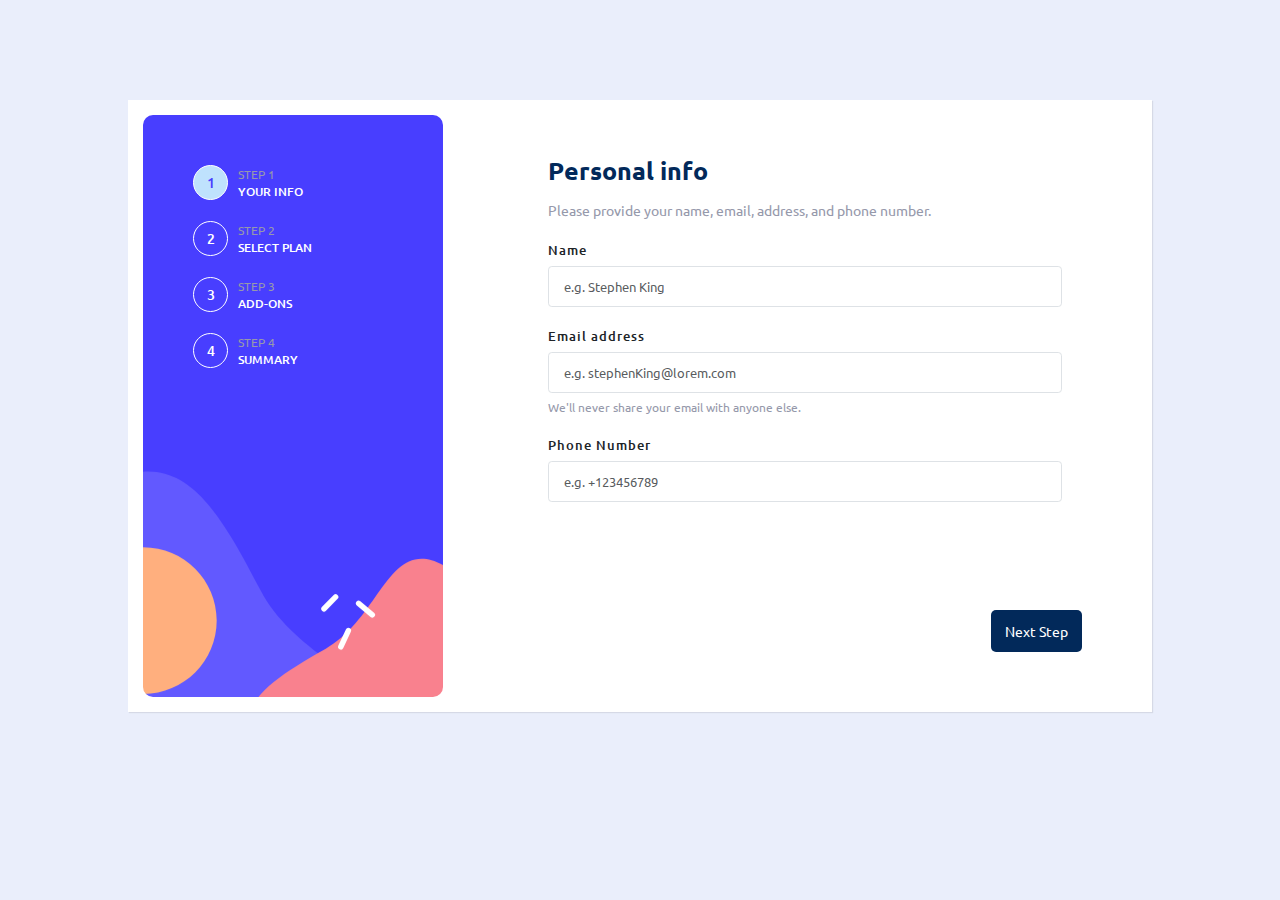
<file: index.html>
<!DOCTYPE html>
<html lang="en">

<head>
    <meta charset="UTF-8">
    <meta http-equiv="X-UA-Compatible" content="IE=edge">
    <meta name="viewport" content="width=device-width, initial-scale=1.0">
    <link rel="preconnect" href="https://fonts.googleapis.com">
    <link rel="preconnect" href="https://fonts.gstatic.com" crossorigin>
    <link href="https://fonts.googleapis.com/css2?family=Ubuntu:wght@400;500;700&display=swap" rel="stylesheet">
    <link rel="stylesheet" href="https://cdn.jsdelivr.net/npm/bootstrap@5.3.0-alpha1/dist/css/bootstrap.min.css">
    <link rel="icon" type="image/png" sizes="32x32" href="./assets/images/favicon-32x32.png">
    <link rel="stylesheet" href="css/main.css">
    <link rel="stylesheet" href="css/step-1.css">
    <title>Multi-step form</title>
</head>

<body>
    <div class="lds-facebook none" id="loaderId">
        <div></div>
        <div></div>
        <div></div>
    </div>
    <div class="wrapper d-row" id="wrapper">
        <!-- sidebar  -->
        <div class="sidebar">
            <ul class="sidebar__mobile d-row">
                <li class="sidebar__element side-act">1</li>
                <li class="sidebar__element">2</li>
                <li class="sidebar__element">3</li>
                <li class="sidebar__element">4</li>
            </ul>
            <div class="sidebar__desktop">
                <div class="desktop-element d-row">
                    <p class="desktop-element__number side-act">1</p>
                    <div class="desktop-element__content">
                        <p class="desktop-element__step">step 1</p>
                        <p class="desktop-element__text">your info</p>
                    </div>
                </div>
                <div class="desktop-element d-row">
                    <p class="desktop-element__number">2</p>
                    <div class="desktop-element__content">
                        <p class="desktop-element__step">step 2</p>
                        <p class="desktop-element__text">select plan</p>
                    </div>
                </div>
                <div class="desktop-element d-row">
                    <p class="desktop-element__number">3</p>
                    <div class="desktop-element__content">
                        <p class="desktop-element__step">step 3</p>
                        <p class="desktop-element__text">add-ons</p>
                    </div>
                </div>
                <div class="desktop-element d-row">
                    <p class="desktop-element__number">4</p>
                    <div class="desktop-element__content">
                        <p class="desktop-element__step">step 4</p>
                        <p class="desktop-element__text">summary</p>
                    </div>
                </div>
            </div>
        </div>
        <!-- end of sidebar  -->

        <!-- personal  -->
        <div class="personal">
            <div class="personal__wrapper">
                <h1 class="personal__heading">Personal info</h1>
                <div class="some"></div>
                <p class="personal__text">Please provide your name, email, address, and phone number.</p>
                <form class="needs-validation" novalidate>
                    <div class="mb-3">
                        <label for="formName" class="form-label personal__label">Name</label>
                        <input type="text" class="form-control personal__input input" id="formName"
                            placeholder="e.g. Stephen King" required>
                        <div class="invalid-feedback">
                            Please provide a valid name.
                        </div>
                    </div>
                    <div class="mb-3">
                        <label for="formEmail" class="form-label personal__label">Email address</label>
                        <input type="email" class="form-control personal__input input" id="formEmail"
                            aria-describedby="emailHelp" placeholder="e.g. stephenKing@lorem.com" required>
                        <div class="invalid-feedback">
                            Please provide a valid email.
                        </div>
                        <div id="emailHelp" class="form-text">We'll never share your email with anyone else.</div>
                    </div>
                    <div class="mb-3">
                        <label for="phoneNumber" class="form-label personal__label">Phone Number</label>
                        <input type="text" class="form-control personal__input input" id="phoneNumber"
                            placeholder="e.g. +123456789" required>
                        <div class="invalid-feedback invalid-feedback--phone ">
                            Please provide a valid phone number.
                        </div>
                    </div>
            </div>
            <div class="btn-wrapper d-row before-validation">
                <button type="submit" class="next-btn next-btn--desktop" id="nextBtnDeskTop">
                    Next Step</button>
                <button type="submit" class="next-btn next-btn--mobile" id="nextBtnMobile">Next Step</button>
            </div>
            </form>
        </div>
        <!-- end of personal  -->
        <!-- footer  -->
        <footer class="footer">
        </footer>
        <!-- end of footer  -->
    </div>
    <script src="https://cdn.jsdelivr.net/npm/@popperjs/core@2.11.6/dist/umd/popper.min.js"
        integrity="sha384-oBqDVmMz9ATKxIep9tiCxS/Z9fNfEXiDAYTujMAeBAsjFuCZSmKbSSUnQlmh/jp3"
        crossorigin="anonymous"></script>
    <script src="https://cdn.jsdelivr.net/npm/bootstrap@5.3.0-alpha1/dist/js/bootstrap.min.js"
        integrity="sha384-mQ93GR66B00ZXjt0YO5KlohRA5SY2XofN4zfuZxLkoj1gXtW8ANNCe9d5Y3eG5eD"
        crossorigin="anonymous"></script>
    <script src="js/step-1.esm.js" type="module"></script>

</body>

</html>
</file>
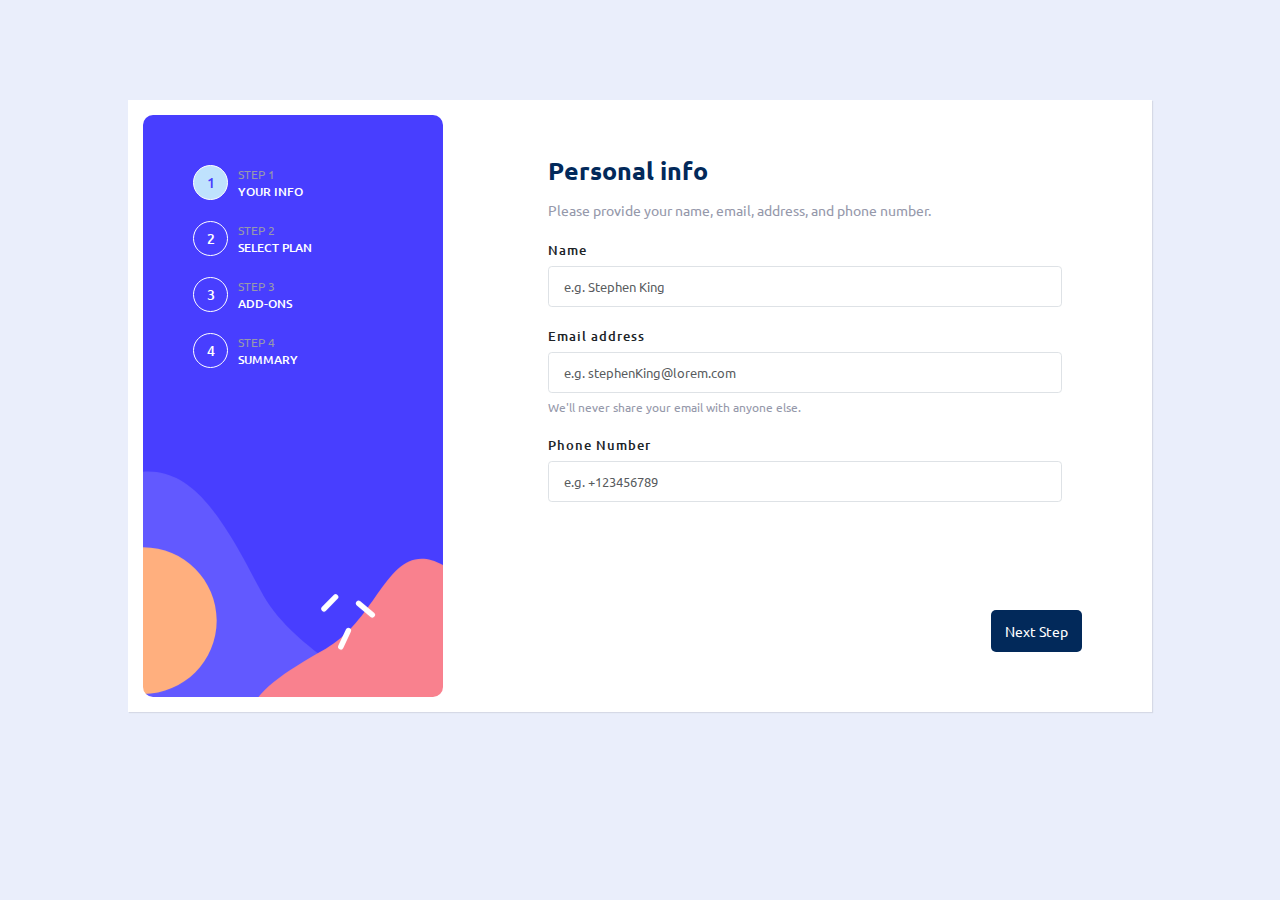
<file: html/index.html>
<!DOCTYPE html>
<html lang="en">

<head>
    <meta charset="UTF-8">
    <meta http-equiv="X-UA-Compatible" content="IE=edge">
    <meta name="viewport" content="width=device-width, initial-scale=1.0">
    <link rel="preconnect" href="https://fonts.googleapis.com">
    <link rel="preconnect" href="https://fonts.gstatic.com" crossorigin>
    <link href="https://fonts.googleapis.com/css2?family=Ubuntu:wght@400;500;700&display=swap" rel="stylesheet">
    <link rel="stylesheet" href="https://cdn.jsdelivr.net/npm/bootstrap@5.3.0-alpha1/dist/css/bootstrap.min.css">
    <link rel="icon" type="image/png" sizes="32x32" href="./assets/images/favicon-32x32.png">
    <link rel="stylesheet" href="../css/main.css">
    <link rel="stylesheet" href="../css/step-1.css">
    <title>Multi-step form</title>
</head>

<body>
    <div class="lds-facebook none" id="loaderId">
        <div></div>
        <div></div>
        <div></div>
    </div>
    <div class="wrapper d-row" id="wrapper">
        <!-- sidebar  -->
        <div class="sidebar">
            <ul class="sidebar__mobile d-row">
                <li class="sidebar__element side-act">1</li>
                <li class="sidebar__element">2</li>
                <li class="sidebar__element">3</li>
                <li class="sidebar__element">4</li>
            </ul>
            <div class="sidebar__desktop">
                <div class="desktop-element d-row">
                    <p class="desktop-element__number side-act">1</p>
                    <div class="desktop-element__content">
                        <p class="desktop-element__step">step 1</p>
                        <p class="desktop-element__text">your info</p>
                    </div>
                </div>
                <div class="desktop-element d-row">
                    <p class="desktop-element__number">2</p>
                    <div class="desktop-element__content">
                        <p class="desktop-element__step">step 2</p>
                        <p class="desktop-element__text">select plan</p>
                    </div>
                </div>
                <div class="desktop-element d-row">
                    <p class="desktop-element__number">3</p>
                    <div class="desktop-element__content">
                        <p class="desktop-element__step">step 3</p>
                        <p class="desktop-element__text">add-ons</p>
                    </div>
                </div>
                <div class="desktop-element d-row">
                    <p class="desktop-element__number">4</p>
                    <div class="desktop-element__content">
                        <p class="desktop-element__step">step 4</p>
                        <p class="desktop-element__text">summary</p>
                    </div>
                </div>
            </div>
        </div>
        <!-- end of sidebar  -->

        <!-- personal  -->
        <div class="personal">
            <div class="personal__wrapper">
                <h1 class="personal__heading">Personal info</h1>
                <div class="some"></div>
                <p class="personal__text">Please provide your name, email, address, and phone number.</p>
                <form class="needs-validation" novalidate>
                    <div class="mb-3">
                        <label for="formName" class="form-label personal__label">Name</label>
                        <input type="text" class="form-control personal__input input" id="formName"
                            placeholder="e.g. Stephen King" required>
                        <div class="invalid-feedback">
                            Please provide a valid name.
                        </div>
                    </div>
                    <div class="mb-3">
                        <label for="formEmail" class="form-label personal__label">Email address</label>
                        <input type="email" class="form-control personal__input input" id="formEmail"
                            aria-describedby="emailHelp" placeholder="e.g. stephenKing@lorem.com" required>
                        <div class="invalid-feedback">
                            Please provide a valid email.
                        </div>
                        <div id="emailHelp" class="form-text">We'll never share your email with anyone else.</div>
                    </div>
                    <div class="mb-3">
                        <label for="phoneNumber" class="form-label personal__label">Phone Number</label>
                        <input type="text" class="form-control personal__input input" id="phoneNumber"
                            placeholder="e.g. +123456789" required>
                        <div class="invalid-feedback invalid-feedback--phone ">
                            Please provide a valid phone number.
                        </div>
                    </div>
            </div>
            <div class="btn-wrapper d-row before-validation">
                <button type="submit" class="next-btn next-btn--desktop" id="nextBtnDeskTop">
                    Next Step</button>
                <button type="submit" class="next-btn next-btn--mobile" id="nextBtnMobile">Next Step</button>
            </div>
            </form>
        </div>
        <!-- end of personal  -->
        <!-- footer  -->
        <footer class="footer">
        </footer>
        <!-- end of footer  -->
    </div>
    <script src="https://cdn.jsdelivr.net/npm/@popperjs/core@2.11.6/dist/umd/popper.min.js"
        integrity="sha384-oBqDVmMz9ATKxIep9tiCxS/Z9fNfEXiDAYTujMAeBAsjFuCZSmKbSSUnQlmh/jp3"
        crossorigin="anonymous"></script>
    <script src="https://cdn.jsdelivr.net/npm/bootstrap@5.3.0-alpha1/dist/js/bootstrap.min.js"
        integrity="sha384-mQ93GR66B00ZXjt0YO5KlohRA5SY2XofN4zfuZxLkoj1gXtW8ANNCe9d5Y3eG5eD"
        crossorigin="anonymous"></script>
    <script src="../js/step-1.esm.js" type="module"></script>

</body>

</html>
</file>
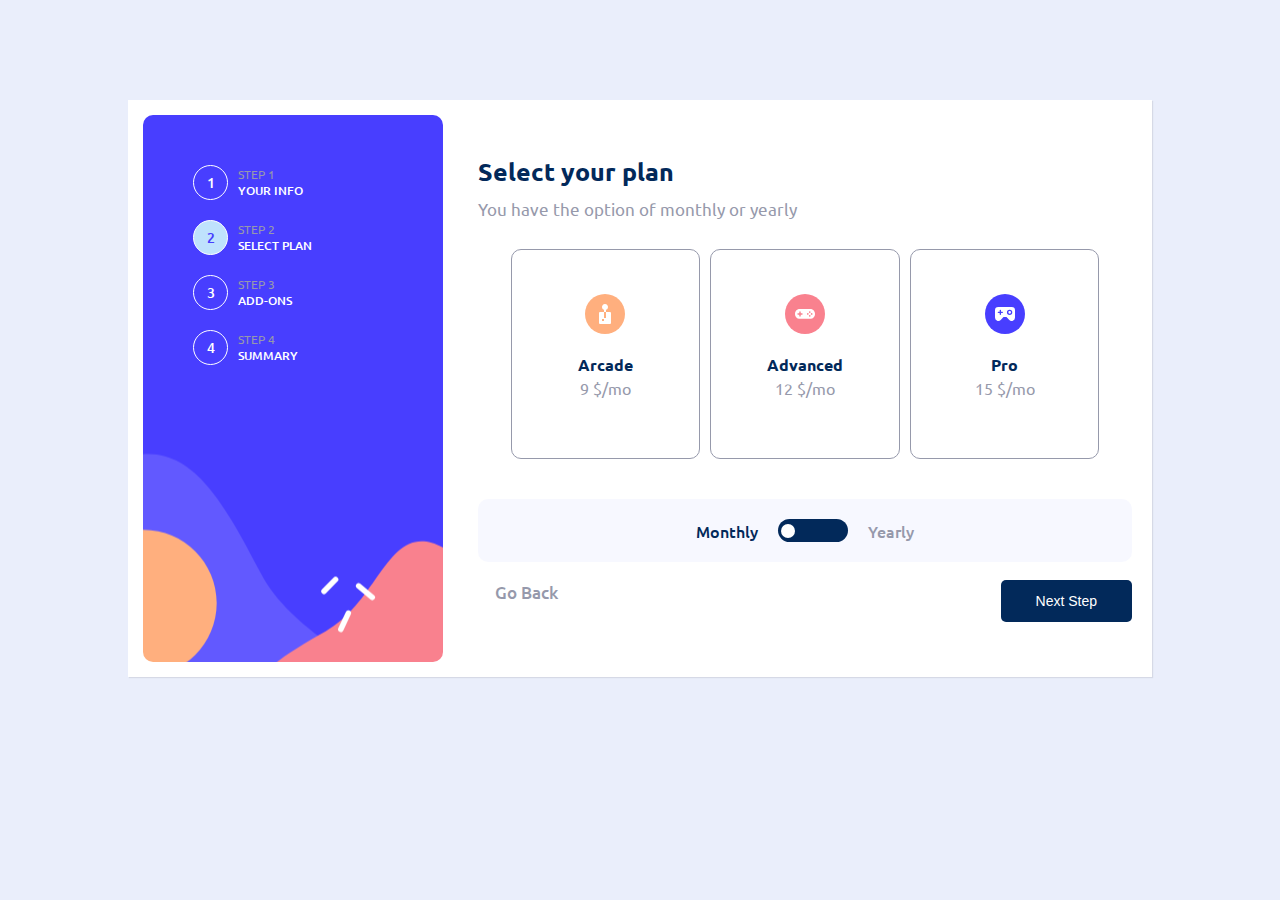
<file: html/step-2.html>
<!DOCTYPE html>
<html lang="en">

<head>
    <meta charset="UTF-8">
    <meta http-equiv="X-UA-Compatible" content="IE=edge">
    <meta name="viewport" content="width=device-width, initial-scale=1.0">
    <link rel="preconnect" href="https://fonts.googleapis.com">
    <link rel="preconnect" href="https://fonts.gstatic.com" crossorigin>
    <link href="https://fonts.googleapis.com/css2?family=Ubuntu:wght@400;500;700&display=swap" rel="stylesheet">
    <link rel="icon" type="image/png" sizes="32x32" href="./assets/images/favicon-32x32.png">
    <link rel="stylesheet" href="../css/main.css">
    <link rel="stylesheet" href="../css/step-2.css">
    <title>Step 2</title>
</head>

<body>
    <div class="lds-facebook none" id="loaderId">
        <div></div>
        <div></div>
        <div></div>
    </div>
    <div class="wrapper d-row" id="wrapper">
        <!-- sidebar  -->
        <div class="sidebar">
            <ul class="sidebar__mobile d-row">
                <li class="sidebar__element">1</li>
                <li class="sidebar__element side-act">2</li>
                <li class="sidebar__element">3</li>
                <li class="sidebar__element">4</li>
            </ul>
            <div class="sidebar__desktop">
                <div class="desktop-element d-row">
                    <p class="desktop-element__number">1</p>
                    <div class="desktop-element__content">
                        <p class="desktop-element__step">step 1</p>
                        <p class="desktop-element__text">your info</p>
                    </div>
                </div>
                <div class="desktop-element d-row">
                    <p class="desktop-element__number side-act">2</p>
                    <div class="desktop-element__content">
                        <p class="desktop-element__step">step 2</p>
                        <p class="desktop-element__text">select plan</p>
                    </div>
                </div>
                <div class="desktop-element d-row">
                    <p class="desktop-element__number">3</p>
                    <div class="desktop-element__content">
                        <p class="desktop-element__step">step 3</p>
                        <p class="desktop-element__text">add-ons</p>
                    </div>
                </div>
                <div class="desktop-element d-row">
                    <p class="desktop-element__number">4</p>
                    <div class="desktop-element__content">
                        <p class="desktop-element__step">step 4</p>
                        <p class="desktop-element__text">summary</p>
                    </div>
                </div>
            </div>
        </div>
        <!-- end of sidebar  -->

        <!-- select  -->
        <div class="select">
            <div class="select__wrapper">
                <h1 class="select__heading">Select your plan</h1>
                <p class="select__text">You have the option of monthly or yearly </p>

                <!-- options  -->
                <div class="options" id="optionsId">
                    <div class="option d-row" tabindex="0" data-name="arcade">
                        <img class="option__img" src="../assets/images/icon-arcade.svg" alt="arcade option">
                        <div class="option__content">
                            <h3 class="option__name">Arcade</h3>
                            <p class="option__cost" id="arcade"></p>
                            <p class="option_bonus">2 months free</p>
                        </div>
                    </div>
                    <div class="option d-row" tabindex="0" data-name="advanced">
                        <img class="option__img" src="../assets/images/icon-advanced.svg" alt="arcade option">
                        <div class="option__content">
                            <h3 class="option__name">Advanced</h3>
                            
                            <p class="option__cost" id="advanced"></p>
                            
                            <p class="option_bonus">2 months free</p>
                        </div>
                    </div>
                    <div class="option d-row" tabindex="0" data-name="pro">
                        <img class="option__img" src="../assets/images/icon-pro.svg" alt="arcade option">
                        <div class="option__content">
                            <h3 class="option__name">Pro</h3>
                            <p class="option__cost" id="pro"></p>
                            <p class="option_bonus">2 months free</p>
                        </div>
                    </div>
                </div>
                <!-- end of options  -->

                <div class="switch d-row">
                    <p class="switch__option switch__option--month" id="monthId"> Monthly</p>
                    <div class="switch__box d-row" tabindex="0" id="boxId">
                        <div class="switch__circle" id="switcherId"></div>
                    </div>
                    <p class="switch__option switch__option--year" id="yearId">Yearly</p>
                </div>
                <div class="d-row nav">
                    <p><a class="go-back go-back--desktop" href="#">go back</a></p>
                    <button type="submit" class="next-btn next-btn--desktop">Next Step</button>
                </div>
            </div>
        </div>
        <!-- end of select  -->

        <!-- footer  -->
        <footer class="footer d-row">
            <p><a class="go-back" href="#">go back</a></p>
            <button type="submit" class="next-btn next-btn--mobile">Next Step</button>
        </footer>
        <!-- end of footer  -->
    </div>
    <script src="../js/step-2.esm.js" type="module"></script>
</body>
</html>
</file>
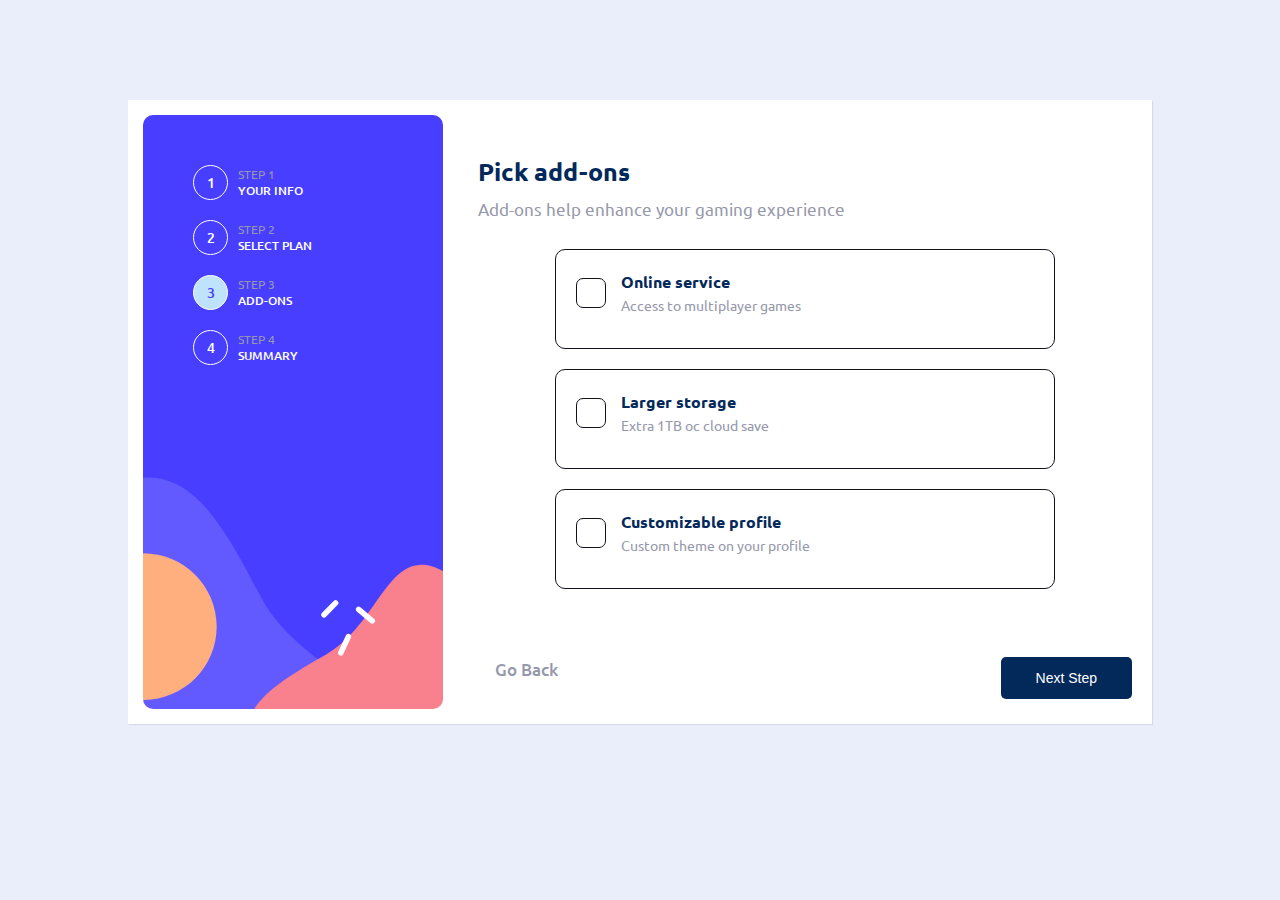
<file: html/step-3.html>
<!DOCTYPE html>
<html lang="en">

<head>
    <meta charset="UTF-8">
    <meta http-equiv="X-UA-Compatible" content="IE=edge">
    <meta name="viewport" content="width=device-width, initial-scale=1.0">
    <link rel="preconnect" href="https://fonts.googleapis.com">
    <link rel="preconnect" href="https://fonts.gstatic.com" crossorigin>
    <link href="https://fonts.googleapis.com/css2?family=Ubuntu:wght@400;500;700&display=swap" rel="stylesheet">
    <link rel="icon" type="image/png" sizes="32x32" href="./assets/images/favicon-32x32.png">
    <link rel="stylesheet" href="../css/main.css">
    <link rel="stylesheet" href="../css/step-3.css">
    <title>Step 3</title>
</head>

<body>
    <div class="lds-facebook none" id="loaderId">
        <div></div>
        <div></div>
        <div></div>
    </div>
    <div class="wrapper d-row" id="wrapper">
        <!-- sidebar  -->
        <div class="sidebar">
            <ul class="sidebar__mobile d-row">
                <li class="sidebar__element">1</li>
                <li class="sidebar__element">2</li>
                <li class="sidebar__element side-act">3</li>
                <li class="sidebar__element">4</li>
            </ul>
            <div class="sidebar__desktop">
                <div class="desktop-element d-row">
                    <p class="desktop-element__number">1</p>
                    <div class="desktop-element__content">
                        <p class="desktop-element__step">step 1</p>
                        <p class="desktop-element__text">your info</p>
                    </div>
                </div>
                <div class="desktop-element d-row">
                    <p class="desktop-element__number">2</p>
                    <div class="desktop-element__content">
                        <p class="desktop-element__step">step 2</p>
                        <p class="desktop-element__text">select plan</p>
                    </div>
                </div>
                <div class="desktop-element d-row">
                    <p class="desktop-element__number side-act">3</p>
                    <div class="desktop-element__content">
                        <p class="desktop-element__step">step 3</p>
                        <p class="desktop-element__text">add-ons</p>
                    </div>
                </div>
                <div class="desktop-element d-row">
                    <p class="desktop-element__number">4</p>
                    <div class="desktop-element__content">
                        <p class="desktop-element__step">step 4</p>
                        <p class="desktop-element__text">summary</p>
                    </div>
                </div>
            </div>
        </div>
        <!-- end of sidebar  -->

        <!-- select  -->
        <div class="select">
            <div class="select__wrapper">
                <h1 class="select__heading">Pick add-ons</h1>
                <p class="select__text">Add-ons help enhance your gaming experience</p>

                <!-- options  -->
                <div class="options" id="optionsId">
                    <div class="option d-row" tabindex="0" data-name="online service">
                        <label class="label">
                            <div class="option__content">
                                <p class="option__name">Online service</p>
                                <p class="option__bonus">Access to multiplayer games</p>
                            </div>
                          <input type="checkbox" id="checkboxId">
                          <span class="checkmark"></span>
                        </label>
                        <p class="option__cost" id="online service"></p>
                    </div>
                    <div class="option d-row" tabindex="0" data-name="larger storage">
                        <label class="label">
                            <div class="option__content">
                                <p class="option__name">Larger storage</p>
                                <p class="option__bonus">Extra 1TB oc cloud save</p>
                            </div>
                          <input type="checkbox" id="checkboxId">
                          <span class="checkmark"></span>
                        </label>
                        <p class="option__cost" id="larger storage"></p>
                    </div>
                    <div class="option d-row" tabindex="0" data-name="customizable profile">
                        <label class="label">
                            <div class="option__content">
                                <p class="option__name">Customizable profile</p>
                                <p class="option__bonus">Custom theme on your profile</p>
                            </div>
                          <input type="checkbox" id="checkboxId">
                          <span class="checkmark"></span>
                        </label>
                        <p class="option__cost" id="customizable profile"></p>
                    </div>
                </div>
                <!-- end of options  -->
                <div class="d-row nav">
                    <p><a class="go-back go-back--desktop" href="#">go back</a></p>
                    <button type="submit" class="next-btn next-btn--desktop">Next Step</button>
                </div>
            </div>
        </div>
        <!-- end of select  -->
        <!-- footer  -->
        <footer class="footer d-row">
            <p><a class="go-back" href="#">go back</a></p>
            <button type="submit" class="next-btn next-btn--mobile">Next Step</button>
        </footer>
        <!-- end of footer  -->
    </div>
    <script src="../js/step-3.esm.js" type="module"></script>
</body>
</html>
</file>
<file: css/main.css>
/* regular medium, bold */

/* common   */

* {
    margin: 0;
    padding: 0;
    box-sizing: border-box;
    list-style-type: none;
    text-decoration: none;
    border: none
}

a:link {
    text-decoration: none;
}

html {
    font-size: 62.5%;

}

body {
    font-family: 'Ubuntu', sans-serif;
    position: relative;
}

button {
    cursor: pointer;
}

.d-row {
    display: flex;
}

.side-act {
    background-color: hsl(206, 94%, 87%);
    color: hsl(243, 100%, 62%) !important;
    border: none;
}

img {
    max-width: 100%;
}

.invalid-feedback {
    font-size: 1.5rem;
}

.show {
    display: block;
}

/* loader  */
.lds-facebook {
    z-index: 10;
    position: absolute;
    transform: translateX(-50%);
    top: 30%;
    left: 50%;
    width: 80px;
    height: 80px;
    -webkit-transform: translateX(-50%);
    -moz-transform: translateX(-50%);
    -ms-transform: translateX(-50%);
    -o-transform: translateX(-50%);
    display: none;
}

.lds-facebook.display {
    display: inline-block;
}

.wrapper.blur {
    filter: blur(4px);
    -webkit-filter: blur(4px);
}

.lds-facebook div {
    display: inline-block;
    position: absolute;
    left: 8px;
    width: 16px;
    background: rgba(0, 0, 0, .7);
    animation: lds-facebook 1.2s cubic-bezier(0, 0.5, 0.5, 1) infinite;
}

.lds-facebook div:nth-child(1) {
    left: 8px;
    animation-delay: -0.24s;
}

.lds-facebook div:nth-child(2) {
    left: 32px;
    animation-delay: -0.12s;
}

.lds-facebook div:nth-child(3) {
    left: 56px;
    animation-delay: 0;
}

@keyframes lds-facebook {
    0% {
        top: 8px;
        height: 64px;
    }

    50%,
    100% {
        top: 24px;
        height: 32px;
    }
}

/* end of common   */
</file>
<file: css/step-1.css>
/* common */
p {
    margin-bottom: 0;
}

/* end of common */

.wrapper {
    width: 100%;
    flex-direction: column;

}

/* sidebar  */
.sidebar {
    display: inline-block;
    width: 100%;
    height: 15rem;
    background-image: url(../assets/images/bg-sidebar-mobile.svg);
    background-position: center;
    background-repeat: no-repeat;
    background-size: cover;
}

.sidebar__mobile {
    padding-left: 0;
    margin: 3rem auto;
    justify-content: center;
}

.sidebar__desktop {
    display: none;
    visibility: hidden;
}

.sidebar__element {
    display: flex;
    justify-content: center;
    align-items: center;
    width: 3.5rem;
    height: 3.5rem;
    font-weight: 500;
    font-size: 1.4rem;
    border: .1rem solid hsl(0, 0%, 100%);
    color: hsl(0, 0%, 100%);
    border-radius: 50%;
    -webkit-border-radius: 50%;
    -moz-border-radius: 50%;
    -ms-border-radius: 50%;
    -o-border-radius: 50%;
}

.sidebar__element+.sidebar__element {
    margin-left: 1.5rem;
}

/* end of sidebar  */

/* personal  */
.personal {
    background-color: rgba(173, 190, 255, .2);
}

.personal__wrapper {
    height: 50rem;
    transform: translateY(-6em);
    padding: 3rem 2rem;
    padding-bottom: 0;
    margin: 0 2rem;
    background-color: hsl(0, 0%, 100%);
    border-radius: 1rem;
    -webkit-border-radius: 1rem;
    -moz-border-radius: 1rem;
    -ms-border-radius: 1rem;
    -o-border-radius: 1rem;
    -webkit-transform: translateY(-6em);
    -moz-transform: translateY(-6em);
    -ms-transform: translateY(-6em);
    -o-transform: translateY(-6em);
}

.personal__heading {
    font-size: 2.5rem;
    font-weight: 700;
    color: hsl(213, 96%, 18%);
}

.personal__text {
    font-size: 1.7rem;
    color: hsl(231, 11%, 63%);
}

.form-text {
    margin-top: .5rem;
    font-size: 1.2rem;
    color: hsl(231, 11%, 63%);
}

.personal__label {
    margin-top: 1rem;
    font-size: 1.4rem;
    font-weight: 500;
}

.personal__input {
    font-size: 1.6rem;
    padding: 1rem 1.5rem;
}

.next-btn {
    height: 3em;
    font-size: 1.4rem;
    padding: .5em 1em;
    margin: 1rem 0;
    background-color: hsl(213, 96%, 18%);
    color: hsl(0, 0%, 100%);
    box-shadow: .5rem .5rem -2rem hsl(213, 96%, 18%);
    border-radius: .5rem;
    -webkit-border-radius: .5rem;
    -moz-border-radius: .5rem;
    -ms-border-radius: .5rem;
    -o-border-radius: .5rem;
}

.next-btn--mobile {
    margin-left: auto;
    transform: translate(-5rem, 8rem);
    -webkit-transform: translate(-5rem, 8rem);
    -moz-transform: translate(-5rem, 8rem);
    -ms-transform: translate(-5rem, 8rem);
    -o-transform: translate(-5rem, 8rem);
}

.next-btn--desktop {
    display: none;
    visibility: hidden;
}

.invalid-feedback--phone {
    white-space: nowrap
}

/* end of personal  */
/* footer */
.footer {
    width: 100%;
    height: 8rem;
    flex-grow: 1;
    align-items: center;
    justify-content: flex-end;
    margin-right: 2rem;
    border-radius: .5rem;
}

/* end of footer */

@media(orientation:landscape) {
    .personal__wrapper {
        transform: translateY(-1.5em);
        -webkit-transform: translateY(-1.5em);
        -moz-transform: translateY(-1.5em);
        -ms-transform: translateY(-1.5em);
        -o-transform: translateY(-1.5em);
    }
}

@media(min-width:850px) {
    body {
        background-color: hsl(226, 68%, 95%);
        height: 100vh;
        height: auto;
        display: flex;
        justify-content: center;
        align-items: center;
        
    }
    
    .wrapper {
        margin: 10rem 0;
        width: 80%;
        max-width: 130rem;
        box-shadow: .1rem .1rem .1rem hsl(229, 24%, 87%);
        background-color: hsl(0, 0%, 100%);
        flex-direction: row;
    }

    .sidebar {
        margin: 1.5rem;
        background-image: url(../assets/images/bg-sidebar-desktop.svg);
        background-position: center;
        height: auto;
        flex-basis: 30%;
        min-width: 30rem;
        border-radius: 1rem;
        -webkit-border-radius: 1rem;
        -moz-border-radius: 1rem;
        -ms-border-radius: 1rem;
        -o-border-radius: 1rem;
        padding: 5rem;
    }

    .sidebar__mobile {
        display: none;
    }

    .sidebar__element:nth-of-type(1) {
        margin-left: 1.5rem;
    }

    .sidebar__element {
        margin-bottom: 2rem;
    }

    .next-btn--mobile {
        display: none;
        visibility: hidden;
    }

    .sidebar__desktop {
        display: block;
        visibility: visible;
    }

    .next-btn--desktop {
        display: inline-block;
        visibility: visible;
    }

    .desktop-element {
        width: 100%;
        margin-bottom: 2rem;
        color: hsl(0, 0%, 100%);
    }

    .desktop-element__number {
        margin-right: 1rem;
        display: flex;
        justify-content: center;
        align-items: center;
        width: 3.5rem;
        height: 3.5rem;
        font-weight: 500;
        font-size: 1.4rem;
        border: .1rem solid hsl(0, 0%, 100%);
        color: hsl(0, 0%, 100%);
        border-radius: 50%;
        -webkit-border-radius: 50%;
        -moz-border-radius: 50%;
        -ms-border-radius: 50%;
        -o-border-radius: 50%;
    }

    .desktop-element__content {
        text-transform: uppercase;
        display: flex;
        flex-direction: column;
        justify-content: center;
        font-size: 1.2rem;
    }

    .desktop-element__step {
        color: hsl(231, 11%, 63%);
    }

    .desktop-element__text {
        font-weight: 500;
    }

    .personal {
        margin: 0 7rem;
        flex-basis: 75%;
        position: initial;
        max-width: initial;
        transform: initial;
        -webkit-transform: initial;
        -moz-transform: initial;
        -ms-transform: initial;
        -o-transform: initial;
        background-color: hsl(0, 0%, 100%);
        border-radius: initial;
        -moz-border-radius: initial;
        -ms-border-radius: initial;
        -o-border-radius: initial;
        -webkit-border-radius: initial;
    }

    .personal__wrapper {
        height: 50rem;
        margin: 2.5rem 0;
        border-radius: 0;
        display: flex;
        flex-direction: column;
        transform: initial;
        -webkit-transform: initial;
        -moz-transform: initial;
        -ms-transform: initial;
        -o-transform: initial;
        -webkit-border-radius: 0;
        -moz-border-radius: 0;
        -ms-border-radius: 0;
        -o-border-radius: 0;
    }

    .personal__text {
        margin: 1rem 0;
        font-size: 1.4rem;
    }

    .personal__label {
        font-size: 1.3rem;
        font-weight: 500;
        letter-spacing: .1rem;
        margin-bottom: .5rem;
    }

    .personal__input {
        padding: 1rem 0 1rem 1.5rem;
        font-size: 1.3rem;
    }

    .next-btn--desktop {
        transform: translateY(-5rem);
        margin-left: auto;
        transition: opacity .2s;
        -webkit-transition: opacity .2s;
        -moz-transition: opacity .2s;
        -ms-transition: opacity .2s;
        -o-transition: opacity .2s;
        -webkit-transform: translateY(-5rem);
        -moz-transform: translateY(-5rem);
        -ms-transform: translateY(-5rem);
        -o-transform: translateY(-5rem);
    }

    .next-btn--desktop:hover {
        opacity: .8;
    }

    .next-btn--mobile {
        display: none;
        visibility: hidden;
    }

    .footer {
        display: none;
    }
}
</file>
<file: css/step-2.css>
p {
    margin-bottom: 0;
}

.wrapper {
    position: relative;
    width: 100%;
    flex-direction: column;
}

/* sidebar  */
.sidebar {
    display: inline-block;
    width: 100%;
    height: 15rem;
    background-image: url(../assets/images/bg-sidebar-mobile.svg);
    background-position: center;
    background-repeat: no-repeat;
    background-size: cover;
}

.sidebar__mobile {
    padding-left: 0;
    margin: 3rem auto;
    justify-content: center;
}

.sidebar__desktop {
    display: none;
    visibility: hidden;
}

.sidebar__element {
    display: flex;
    justify-content: center;
    align-items: center;
    width: 3.5rem;
    height: 3.5rem;
    font-weight: 500;
    font-size: 1.4rem;
    border: .1rem solid hsl(0, 0%, 100%);
    color: hsl(0, 0%, 100%);
    border-radius: 50%;
    -webkit-border-radius: 50%;
    -moz-border-radius: 50%;
    -ms-border-radius: 50%;
    -o-border-radius: 50%;
}

.sidebar__element+.sidebar__element {
    margin-left: 1.5rem;
}

/* end of sidebar  */

/* select  */
.select {
    background-color: rgba(173, 190, 255, .2);

}

.select__wrapper {
    transform: translateY(-6em);
    padding: 3rem 2rem;
    margin: 0 2rem;
    background-color: hsl(0, 0%, 100%);
    border-radius: 1rem;
    -webkit-border-radius: 1rem;
    -moz-border-radius: 1rem;
    -ms-border-radius: 1rem;
    -o-border-radius: 1rem;
    -webkit-transform: translateY(-6em);
    -moz-transform: translateY(-6em);
    -ms-transform: translateY(-6em);
    -o-transform: translateY(-6em);
}

.select__heading {
    font-size: 2.5rem;
    font-weight: 700;
    color: hsl(213, 96%, 18%);
}

.select__text {
    margin: 1rem 0;
    font-size: 1.7rem;
    color: hsl(231, 11%, 63%);
}

.options {
    margin: 2rem 0;

}

.option {
    align-items: center;
    min-height: 10rem;
    margin-bottom: 2rem;
    border: .1rem solid hsl(231, 11%, 63%);
    border-radius: 1rem;
    -webkit-border-radius: 1rem;
    -moz-border-radius: 1rem;
    -ms-border-radius: 1rem;
    -o-border-radius: 1rem;
}

.option.active,
.back {
    background-color: rgba(173, 190, 255, .1);
    border: .2rem solid hsl(213, 96%, 18%);

}

.option__img {
    margin: 0 1.5rem;
}

.option__name {
    font-size: 1.6rem;
    color: hsl(213, 96%, 18%);
    margin-bottom: .3rem;
}

.option_bonus {
    font-size: 1.3rem;
}

.option__cost {
    font-size: 1.6rem;
    margin-bottom: .3rem;
    color: hsl(231, 11%, 63%);
}

/* end of options  */

.switch {
    padding: 2rem;
    justify-content: center;
    align-items: center;
    background-color: rgba(173, 190, 255, .1);
    border-radius: 1rem;
    -webkit-border-radius: 1rem;
    -moz-border-radius: 1rem;
    -ms-border-radius: 1rem;
    -o-border-radius: 1rem;
}

.switch__box {
    margin: 0 2rem;
    margin: 0 .5rem;
    width: 7rem;
    height: 2.3rem;
    align-items: center;
    background-color: hsl(213, 96%, 18%);
    border-radius: 1.5rem;
    -webkit-border-radius: 1.5rem;
    -moz-border-radius: 1.5rem;
    -ms-border-radius: 1.5rem;
    -o-border-radius: 1.5rem;
    cursor: pointer;
    justify-content: flex-start;

}

.switch__circle {
    margin: .3rem;
    width: 1.4rem;
    height: 1.4rem;
    background-color: hsl(0, 0%, 100%);
    border-radius: 50%;
    -webkit-border-radius: 50%;
    -moz-border-radius: 50%;
    -ms-border-radius: 50%;
    -o-border-radius: 50%;
    cursor: pointer;

}

.switch__option {
    font-size: 1.6rem;
    font-weight: 500;
    color: hsl(231, 11%, 63%);

}

.switch__option--month {
    color: hsl(213, 96%, 18%);

}

#yearId {
    color: hsl(213, 96%, 18%);
    color: hsl(231, 11%, 63%);

}

.option_bonus {
    display: none;
}

.footer {
    flex-grow: 1;
    align-items: center;
    justify-content: space-between;
    margin-right: 2rem;
    border-radius: .5rem;
}

.go-back {
    text-transform: capitalize;
    color: hsl(231, 11%, 63%);
    font-size: 1.7rem;
    font-weight: 500;
    padding: .5em 1em;
    margin: 1rem 0;
}

.go-back--desktop {
    visibility: hidden;
    display: none;
}

.next-btn {
    height: 3em;
    font-size: 1.4rem;
    padding: .5em 1em;
    margin: 1rem 0;
    background-color: hsl(213, 96%, 18%);
    color: hsl(0, 0%, 100%);
    box-shadow: .5rem .5rem -2rem hsl(213, 96%, 18%);
    border-radius: .5rem;
    -webkit-border-radius: .5rem;
    -moz-border-radius: .5rem;
    -ms-border-radius: .5rem;
    -o-border-radius: .5rem;
}

.next-btn--desktop {
    display: none;
    visibility: hidden;
}

/* end of select  */



@media(min-width:374px) {
    .switch__box {
        margin: 0 2rem;
    }
}

@media(min-width:950px) {
    body {
        background-color: hsl(226, 68%, 95%);
        height: auto;
        display: flex;
        justify-content: center;
        align-items: center;
    }

    .wrapper {
        margin: 10rem 0;
        width: 80%;
        max-width: 130rem;
        box-shadow: .1rem .1rem .1rem hsl(229, 24%, 87%);
        background-color: hsl(0, 0%, 100%);
        flex-direction: row;

    }

    .sidebar {
        margin: 1.5rem;
        background-image: url(../assets/images/bg-sidebar-desktop.svg);
        background-position: center;
        height: auto;
        flex-basis: 30%;
        min-width: 30rem;
        border-radius: 1rem;
        -webkit-border-radius: 1rem;
        -moz-border-radius: 1rem;
        -ms-border-radius: 1rem;
        -o-border-radius: 1rem;
        padding: 5rem;

    }

    .sidebar__mobile {
        display: none;
    }

    .sidebar__element:nth-of-type(1) {
        margin-left: 1.5rem;
    }

    .sidebar__element {
        margin-bottom: 2rem;
    }

    .next-btn--mobile {
        display: none;
        visibility: hidden;
    }

    .sidebar__desktop {
        display: block;
        visibility: visible;
    }

    .desktop-element {
        width: 100%;
        margin-bottom: 2rem;
        color: hsl(0, 0%, 100%);
    }

    .desktop-element__number {
        margin-right: 1rem;
        display: flex;
        justify-content: center;
        align-items: center;
        width: 3.5rem;
        height: 3.5rem;
        font-weight: 500;
        font-size: 1.4rem;
        border: .1rem solid hsl(0, 0%, 100%);
        color: hsl(0, 0%, 100%);
        border-radius: 50%;
        -webkit-border-radius: 50%;
        -moz-border-radius: 50%;
        -ms-border-radius: 50%;
        -o-border-radius: 50%;
    }

    .desktop-element__content {
        text-transform: uppercase;
        display: flex;
        flex-direction: column;
        justify-content: center;
        font-size: 1.2rem;
    }

    .desktop-element__step {
        color: hsl(231, 11%, 63%);
    }

    .desktop-element__text {
        font-weight: 500;
    }

    .select {
        flex-basis: 75%;
        position: initial;
        max-width: initial;
        transform: initial;
        -webkit-transform: initial;
        -moz-transform: initial;
        -ms-transform: initial;
        -o-transform: initial;
        background-color: hsl(0, 0%, 100%);
        border-radius: initial;
        -moz-border-radius: initial;
        -ms-border-radius: initial;
        -o-border-radius: initial;
        -webkit-border-radius: initial;
    }

    .select__wrapper {
        /* height: 50rem; */
        margin: 2.5rem 0;
        min-height: 50rem;
        border-radius: 0;
        display: flex;
        flex-direction: column;
        transform: initial;
        -webkit-transform: initial;
        -moz-transform: initial;
        -ms-transform: initial;
        -o-transform: initial;
        -webkit-border-radius: 0;
        -moz-border-radius: 0;
        -ms-border-radius: 0;
        -o-border-radius: 0;
    }

    .options {
        display: flex;
        align-items: center;
        justify-content: space-around;
    }

    .option {
        flex-direction: column;
        justify-content: center;
        padding: 1rem;
        flex-basis: 33%;
        max-width: 20rem;
        min-height: 18rem;

    }

    .option+.option {
        margin-left: 1rem;
    }

    .option_bonus {
        width: max-content;
    }

    .option__img {
        margin: 0 0 2rem 0;
    }

    .option__content {
        text-align: center;
        min-height: 6rem;

    }

    .go-back--desktop {
        visibility: visible;
        display: block;
    }

    .nav {
        align-items: flex-end;
        justify-content: space-between;
    }

    .next-btn--desktop {
        display: inline-block;
        visibility: visible;
        margin-bottom: 0;
        padding: 0 2.5em;
        transition: opacity .2s;
        -webkit-transition: opacity .2s;
        -moz-transition: opacity .2s;
        -ms-transition: opacity .2s;
        -o-transition: opacity .2s;
    }

    .next-btn--desktop:hover {
        opacity: .8;
    }

    .next-btn--mobile {
        display: none;
        visibility: hidden;
    }

    .footer {
        display: none;
    }
}

@media(min-width:1200px) {

    .option {
        min-height: 21rem;
    }

    .options {
        align-self: center;
        width: 90%;
        justify-content: space-evenly;
        flex-wrap: nowrap;
    }
}
</file>
<file: css/step-3.css>
p {
    margin-bottom: 0;
}

.wrapper {
    position: relative;
    width: 100%;
    flex-direction: column;
}

/* sidebar  */
.sidebar {
    display: inline-block;
    width: 100%;
    height: 15rem;
    background-image: url(../assets/images/bg-sidebar-mobile.svg);
    background-position: center;
    background-repeat: no-repeat;
    background-size: cover;
}

.sidebar__mobile {
    padding-left: 0;
    margin: 3rem auto;
    justify-content: center;
}

.sidebar__desktop {
    display: none;
    visibility: hidden;
}

.sidebar__element {
    display: flex;
    justify-content: center;
    align-items: center;
    width: 3.5rem;
    height: 3.5rem;
    font-weight: 500;
    font-size: 1.4rem;
    border: .1rem solid hsl(0, 0%, 100%);
    color: hsl(0, 0%, 100%);
    border-radius: 50%;
    -webkit-border-radius: 50%;
    -moz-border-radius: 50%;
    -ms-border-radius: 50%;
    -o-border-radius: 50%;
}

.sidebar__element+.sidebar__element {
    margin-left: 1.5rem;
}

/* end of sidebar  */

/* select  */
.select {
    background-color: rgba(173, 190, 255, .2);
}

.select__wrapper {
    transform: translateY(-6em);
    padding: 3rem 2rem;
    margin: 0 2rem;
    background-color: hsl(0, 0%, 100%);
    border-radius: 1rem;
    -webkit-border-radius: 1rem;
    -moz-border-radius: 1rem;
    -ms-border-radius: 1rem;
    -o-border-radius: 1rem;
    -webkit-transform: translateY(-6em);
    -moz-transform: translateY(-6em);
    -ms-transform: translateY(-6em);
    -o-transform: translateY(-6em);
}

.select__heading {
    font-size: 2.5rem;
    font-weight: 700;
    color: hsl(213, 96%, 18%);
}

.select__text {
    margin: 1rem 0;
    font-size: 1.7rem;
    color: hsl(231, 11%, 63%);
}

/* check-box  */

.label {
    margin-left: 1rem;
    display: block;
    position: relative;
    padding-left: 35px;
    margin-bottom: 12px;
    cursor: pointer;
    font-size: 22px;
    -webkit-user-select: none;
    -moz-user-select: none;
    -ms-user-select: none;
    user-select: none;
    line-height: 1.2;
}

.label input {
    position: absolute;
    opacity: 0;
    cursor: pointer;
    height: 0;
    width: 0;
}

.checkmark {
    position: absolute;
    top: 50%;
    transform: translateY(-50%);
    left: 0;
    height: 3rem;
    width: 3rem;
    background-color: transparent;
    -webkit-transform: translateY(-50%);
    -moz-transform: translateY(-50%);
    -ms-transform: translateY(-50%);
    -o-transform: translateY(-50%);
    border: .1rem solid hsl(229, 24%, 9%);
    border-radius: .7rem;
    -webkit-border-radius: .7rem;
    -moz-border-radius: .7rem;
    -ms-border-radius: .7rem;
    -o-border-radius: .7rem;
}

.label input:checked~.checkmark {
    background-color: #483EFF;
}

.checkmark:after {
    content: "";
    position: absolute;
    display: none;
}

.label input:checked~.checkmark:after {
    display: block;
}

.label .checkmark:after {
    left: 9px;
    top: 5px;
    width: 8px;
    height: 10px;
    border: solid white;
    border-width: 0 3px 3px 0;
    -webkit-transform: rotate(45deg);
    -ms-transform: rotate(45deg);
    transform: rotate(45deg);
}

.option__content {
    margin-left: .5rem;
    /* background-color: aqua; */
    min-width: 18rem;
}


/*  end of check-box  */

.option.active {
    background-color: rgba(173, 190, 255, .1);
    border: .2rem solid hsl(213, 96%, 18%);

}

.option {
    margin: 2rem auto;
    max-width: 50rem;
    align-items: center;
    min-height: 10rem;
    border: .1rem solid hsl(229, 24%, 9%);
    border-radius: 1rem;
    -webkit-border-radius: 1rem;
    -moz-border-radius: 1rem;
    -ms-border-radius: 1rem;
    -o-border-radius: 1rem;
    width: 100%;
    flex-wrap: wrap;
    justify-content: center;
}

.option__input {
    font-size: 2rem;
    width: 3rem;
    height: 3rem;
}


.option__content {
    text-align: center;
    line-height: 1.4;
    padding: 1rem 0;
    width: 100%;
}

.option__name {
    color: hsl(213, 96%, 18%);
    font-size: 1.6rem;
    font-weight: 600;
    margin-bottom: .3rem;
}

.option__bonus {
    font-size: 1.4rem;
    color: hsl(231, 11%, 63%);
}

.option__cost {
    margin-right: 2rem;
    font-size: 1.6rem;
    font-weight: 500;
    color: rgb(97, 89, 255);
}

/* end of options  */

.next-btn {
    font-size: 1.4rem;
    padding: .6em 1em;
    background-color: hsl(213, 96%, 18%);
    color: hsl(0, 0%, 100%);
    box-shadow: .5rem .5rem -2rem hsl(213, 96%, 18%);
}

.next-btn--desktop {
    display: none;
    visibility: hidden;
}

.footer {
    flex-grow: 1;
    align-items: center;
    justify-content: space-between;
    margin-right: 2rem;
    border-radius: .5rem;
}

.go-back {
    text-transform: capitalize;
    color: hsl(231, 11%, 63%);
    font-size: 1.7rem;
    font-weight: 500;
    padding: .5em 1em;
    margin: 1rem 0;
}

.go-back--desktop {
    visibility: hidden;
    display: none;
}

.next-btn {
    height: 3em;
    font-size: 1.4rem;
    padding: .5em 1em;
    margin: 1rem 0;
    background-color: hsl(213, 96%, 18%);
    color: hsl(0, 0%, 100%);
    box-shadow: .5rem .5rem -2rem hsl(213, 96%, 18%);
    border-radius: .5rem;
    -webkit-border-radius: .5rem;
    -moz-border-radius: .5rem;
    -ms-border-radius: .5rem;
    -o-border-radius: .5rem;
}



/* end of select  */
@media (min-width: 374px) {
    .option {
        flex-direction: column;
        margin: 2rem auto;
        max-width: 45rem;
        align-items: center;
        min-height: 10rem;
        border: .1rem solid hsl(229, 24%, 9%);
        border-radius: 1rem;
        -webkit-border-radius: 1rem;
        -moz-border-radius: 1rem;
        -ms-border-radius: 1rem;
        -o-border-radius: 1rem;
        flex-wrap: nowrap;
        justify-content: initial;

    }

    .checkmark{
        margin-left: 1rem;
    }

    .option__content {
        width: auto;
        text-align: left;
        margin-left: 2rem;
    }
}

@media(min-width: 420px){
    
    .option__cost {
        margin-left: auto;
    }
    .option{
        flex-direction: row;
    }
}

@media(min-width:780px) {


    body {
        background-color: hsl(226, 68%, 95%);
        height: auto;
        display: flex;
        justify-content: center;
        align-items: center;
    }

    .wrapper {
        margin: 10rem 0;
        width: 80%;
        max-width: 130rem;
        box-shadow: .1rem .1rem .1rem hsl(229, 24%, 87%);
        background-color: hsl(0, 0%, 100%);
        flex-direction: row;
    }

    .sidebar {
        margin: 1.5rem;
        background-image: url(../assets/images/bg-sidebar-desktop.svg);
        background-position: center;
        height: auto;
        flex-basis: 30%;
        min-width: 30rem;
        border-radius: 1rem;
        -webkit-border-radius: 1rem;
        -moz-border-radius: 1rem;
        -ms-border-radius: 1rem;
        -o-border-radius: 1rem;
        padding: 5rem;
    }

    .sidebar__mobile {
        display: none;
    }

    .sidebar__element:nth-of-type(1) {
        margin-left: 1.5rem;
    }

    .sidebar__element {
        margin-bottom: 2rem;
    }

    .next-btn--mobile {
        display: none;
        visibility: hidden;
    }

    .sidebar__desktop {
        display: block;
        visibility: visible;
    }

    .desktop-element {
        width: 100%;
        margin-bottom: 2rem;
        color: hsl(0, 0%, 100%);
    }

    .option {
        min-width: 32rem;
        max-width: 50rem;
    }
    

    .desktop-element__number {
        margin-right: 1rem;
        display: flex;
        justify-content: center;
        align-items: center;
        width: 3.5rem;
        height: 3.5rem;
        font-weight: 500;
        font-size: 1.4rem;
        border: .1rem solid hsl(0, 0%, 100%);
        color: hsl(0, 0%, 100%);
        border-radius: 50%;
        -webkit-border-radius: 50%;
        -moz-border-radius: 50%;
        -ms-border-radius: 50%;
        -o-border-radius: 50%;
    }

    .desktop-element__content {
        text-transform: uppercase;
        display: flex;
        flex-direction: column;
        justify-content: center;
        font-size: 1.2rem;
    }

    .desktop-element__step {
        color: hsl(231, 11%, 63%);
    }

    .desktop-element__text {
        font-weight: 500;
    }

    .select {
        flex-basis: 75%;
        position: initial;
        max-width: initial;
        transform: initial;
        -webkit-transform: initial;
        -moz-transform: initial;
        -ms-transform: initial;
        -o-transform: initial;
        background-color: hsl(0, 0%, 100%);
        border-radius: initial;
        -moz-border-radius: initial;
        -ms-border-radius: initial;
        -o-border-radius: initial;
        -webkit-border-radius: initial;
    }

    .select__wrapper {
        height: auto;
        margin: 2.5rem 0;
        min-height: 50rem;
        border-radius: 0;
        display: flex;
        flex-direction: column;
        transform: initial;
        -webkit-transform: initial;
        -moz-transform: initial;
        -ms-transform: initial;
        -o-transform: initial;
        -webkit-border-radius: 0;
        -moz-border-radius: 0;
        -ms-border-radius: 0;
        -o-border-radius: 0;
    }

    .css-checkbox+label::before {
        width: 30px;
        height: 30px;
    }

    .css-checkbox:checked+label::after {
        margin-left: 2rem;
    }

    .go-back--desktop {
        visibility: visible;
        display: block;
    }

    .nav {
        transform: translateY(3rem);
        align-items: flex-end;
        justify-content: space-between;
        -webkit-transform: translateY(3rem);
        -moz-transform: translateY(3rem);
        -ms-transform: translateY(3rem);
        -o-transform: translateY(3rem);
    }

    .next-btn--desktop {
        display: inline-block;
        visibility: visible;
        margin-bottom: 0;
        padding: 0 2.5em;
        transition: opacity .2s;
        -webkit-transition: opacity .2s;
        -moz-transition: opacity .2s;
        -ms-transition: opacity .2s;
        -o-transition: opacity .2s;
    }

    .next-btn--desktop:hover {
        opacity: .8;
    }

    .next-btn--mobile {
        display: none;
        visibility: hidden;
    }

    .footer {
        display: none;
    }
}
</file>
